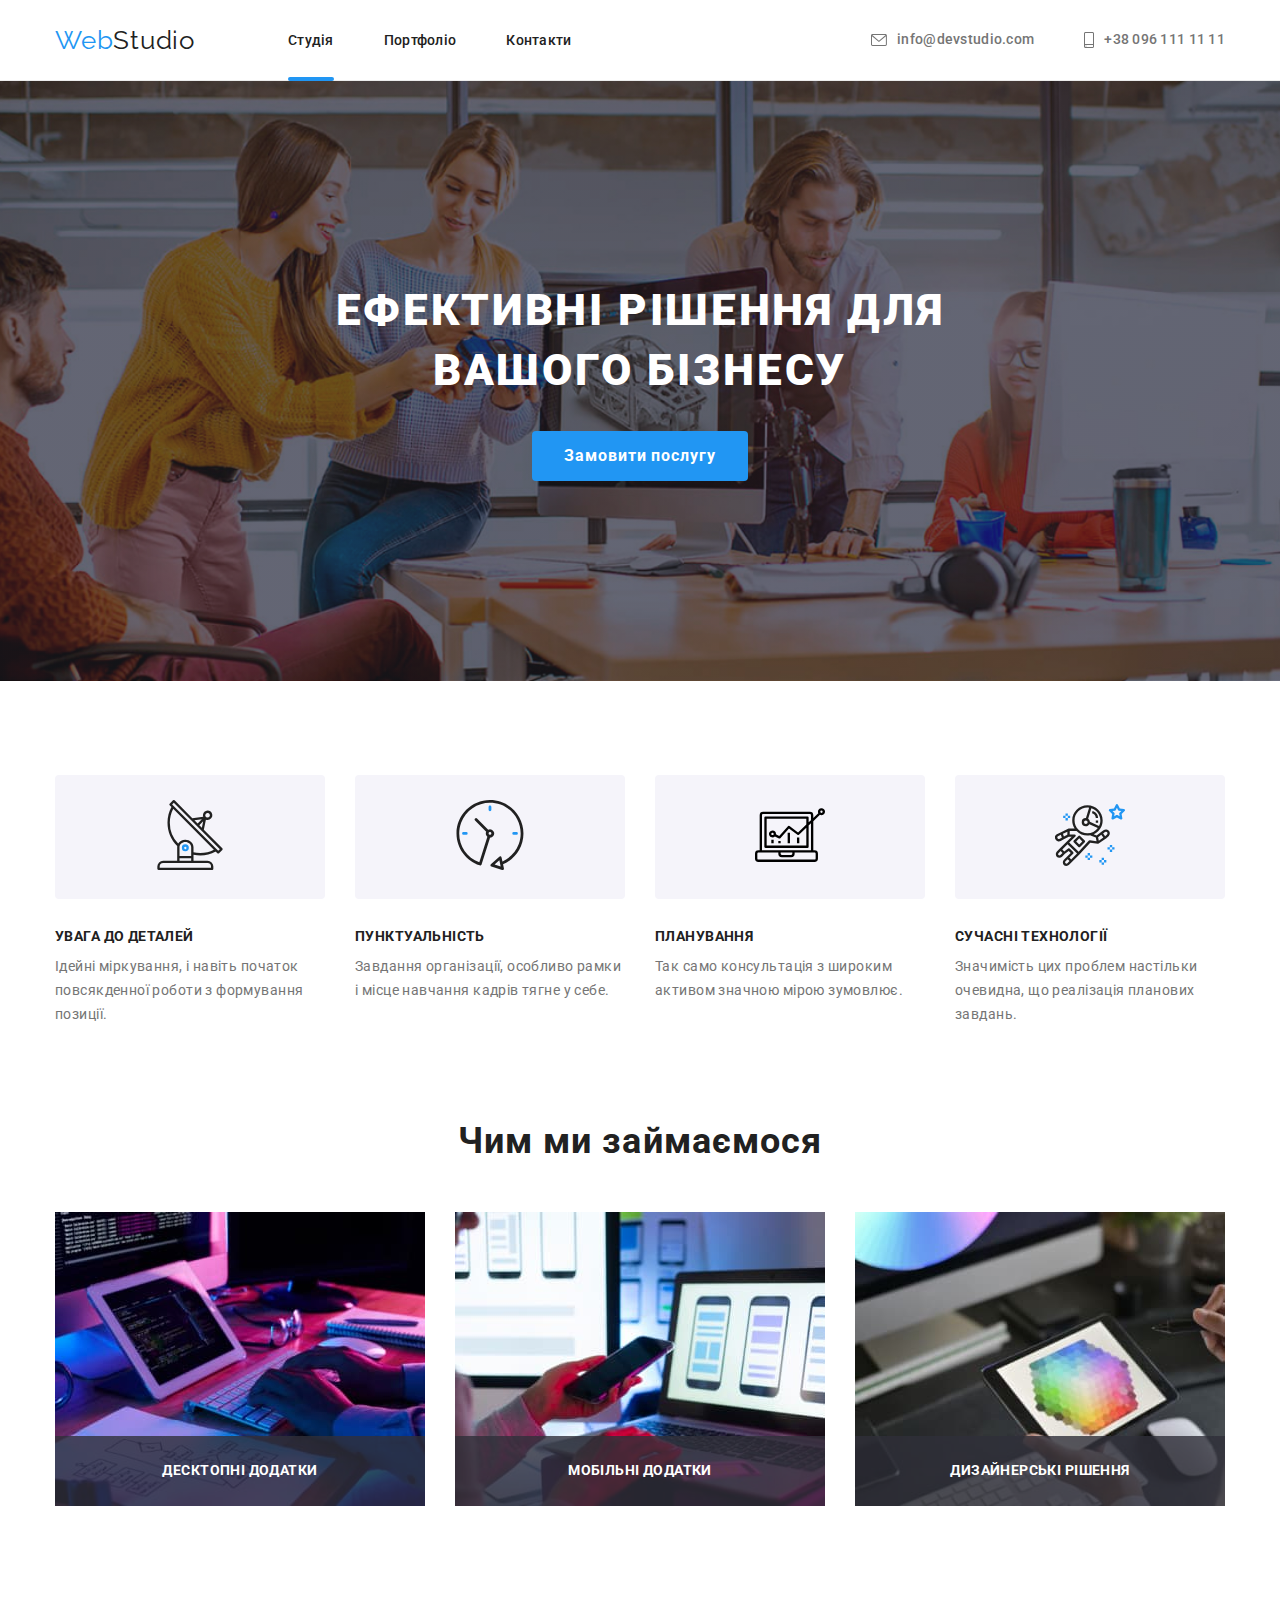
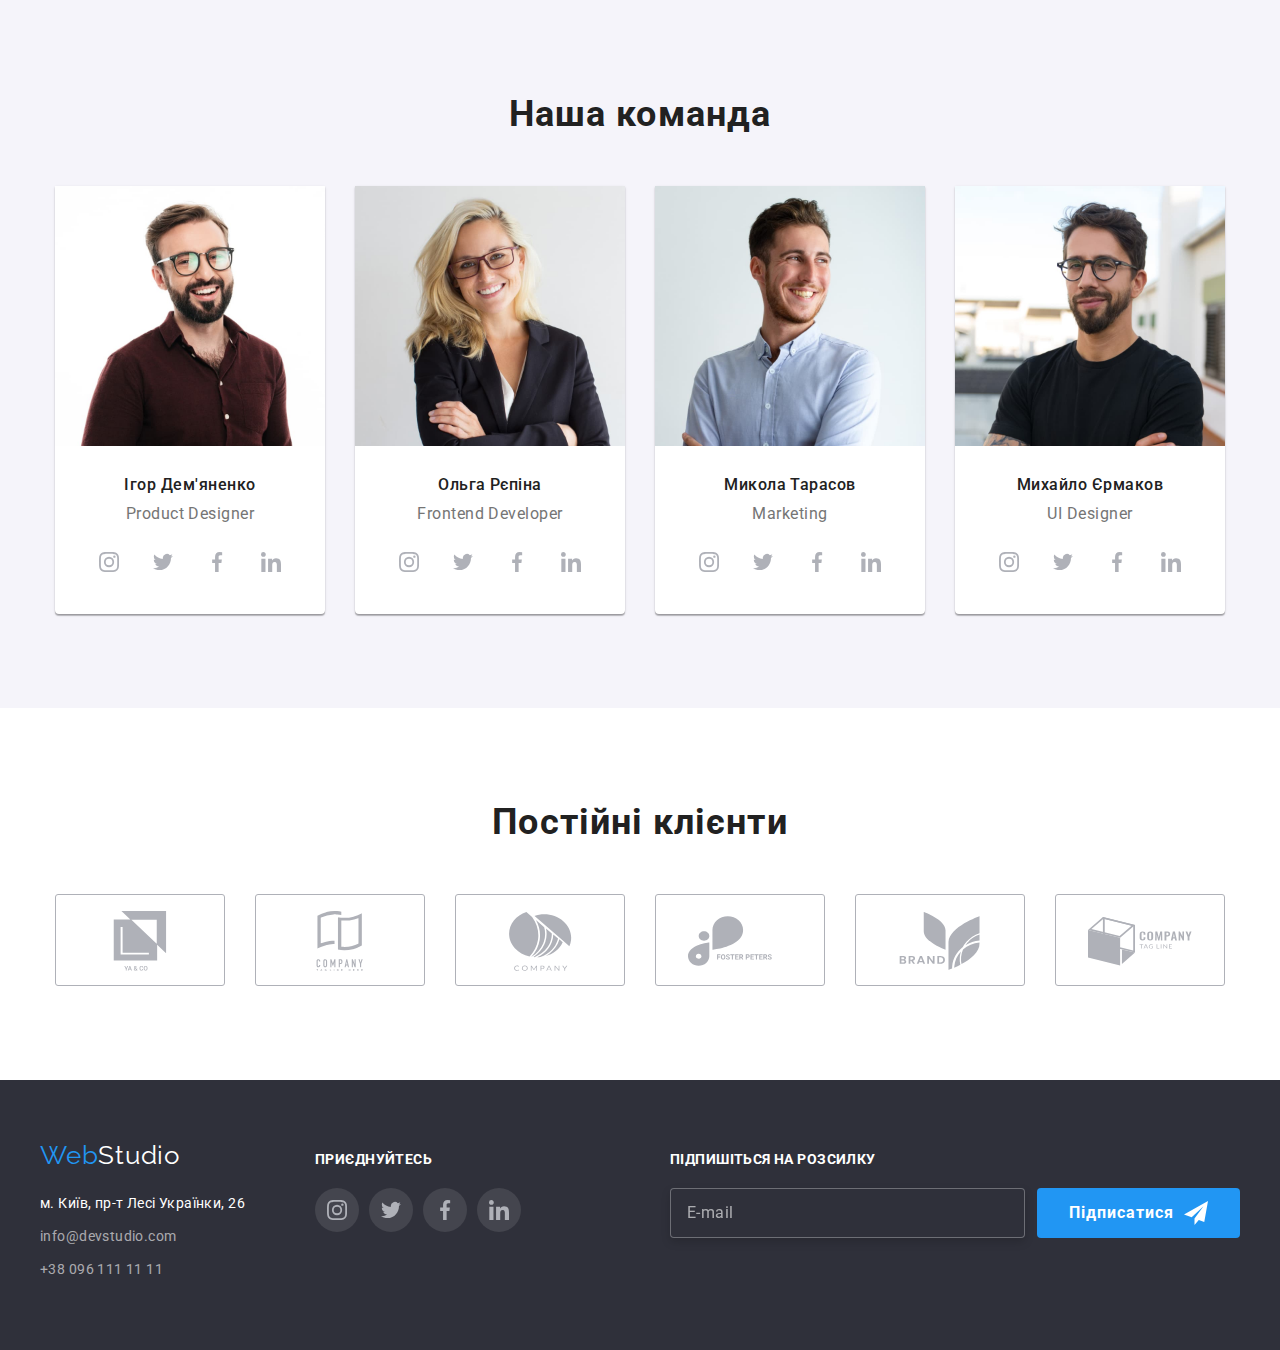
<file: index.html>
<!DOCTYPE html>
<html lang="en">
<head>
    <meta charset="UTF-8">
    <meta http-equiv="X-UA-Compatible" content="IE=edge">
    <meta name="viewport" content="width=device-width, initial-scale=1.0">
    <title>Головна</title>

    <link rel="stylesheet" href="https://i.icomoon.io/public/temp/804996c873/UntitledProject/style-svg.css">
    <script defer src="https://i.icomoon.io/public/temp/804996c873/UntitledProject/svgxuse.js"></script>

    <link href="https://fonts.googleapis.com/css2?family=Raleway:wght@700&family=Roboto:wght@400;500;700;900&display=swap"
        rel="stylesheet">
    <link rel="stylesheet" href="https://cdnjs.cloudflare.com/ajax/libs/modern-normalize/1.1.0/modern-normalize.min.css">     
    <link rel="stylesheet" href="./css/main.min.css">
</head>

<body>
    <!--Шапка сайту-->
    <header class="page-header">
        <div class="container page-header-container">
            <nav class="main-nav">
                <a href="./index.html" class="logo"><span>Web</span>Studio</a>
                <ul class="nav-list">
                    <li class="nav-list__item">
                        <a href="" class="nav-list__item-link nav-list__item-link_current">Студія</a>
                    </li>
                    <li class="nav-list__item">
                        <a href="./portfolio.html" class="nav-list__item-link">Портфоліо</a>
                    </li>
                    <li class="nav-list__item">
                        <a href="" class="nav-list__item-link">Контакти</a>
                    </li>
                </ul>
            </nav>
            <ul class="contacts-list">
                <li class="contacts-list__item">
                    <a href="mailto:info@devstudio.com" class="contacts-list__item-link">
                        <svg class="contacts-list__item-icon" width='16' height='16'>
                            <use href="./images/symbol-defs.svg#icon-envelope"></use>
                        </svg>
                        info@devstudio.com
                    </a>
                </li>
                    <li class="page-header__contacts-item">
                        <a href="tel:+380961111111" class="contacts-list__item-link">
                            <svg class="contacts-list__item-icon" width='10' height='16'>
                                <use href="./images/symbol-defs.svg#icon-smartphone"></use>
                            </svg>
                            +38 096 111 11 11
                        </a>
                    </li>
            </ul>
        </div>
    </header>
    <main class="main">
        <!--Герой-->       
        <section class="hero">
            <div class="bcg">
                <div class="div-hero">
                    <h1 class="hero-title">Ефективні рішення для вашого бізнесу</h1>
                    <button class="hero-btn" type="button" data-modal-open>Замовити послугу</button>
                </div>
                <!-- Бекдроп -->
                <div class="backdrop is-hidden" data-modal>
                    <div class="modal">
                        <button class="modal-btn" data-modal-close>
                            <svg class="modal-close-icon" width='18' height='18'>
                                <use href="./images/symbol-defs.svg#close-modal"></use>
                            </svg>
                        </button>

                        <form class="form-hero">
                            <p class="form-hero-text">Залиште свої дані, ми вам передзвонимо</p>
                            <ul class="form-list">
                              <li class="form-list-item">
                                <label class="field">
                                   <span class="form-label">Ім'я</span>
                                   <input type="text" class="form-input" name="name" required
                                   pattern="[a-zA-Zа-яА-Я]+іІїЇ{1-15}"
                                   title="Ivan"/>
                                   <span class="form-icon">
                                    <svg class="icon icon-phone" width='18' height='18'>
                                        <use href="./images/symbol-defs.svg#icon-person-black-18dp-1"></use>
                                    </svg>
                                </span>
                                </label>
                              </li>
                              <li class="form-list-item">
                                <label class="field"> 
                                    <span class="form-label">Телефон</span>
                                    <input type="tel" class="form-input" name="tel" required 
                                    pattern="[0-9]{3}-[0-9]{3}-[0-9]{2}-[0-9]{2}" 
                                    title="xxx-xxx-xx-xx"/>
                                    <span class="form-icon">
                                        <svg class="icon icon-phone" width='18' height='18'>
                                            <use href="./images/symbol-defs.svg#icon-phone-black-18dp-1"></use>
                                        </svg>
                                    </span>
                                </label>
                              </li>
                              <li class="form-list-item">
                                <label class="field">
                                    <span class="form-label">Пошта</span>
                                    <input type="email" class="form-input" name="mail" required
                                     pattern="[a-z]{1-15}" 
                                     title="email@example.com"/>
                                    <span class="form-icon">
                                        <svg class="icon icon-phone" width='18' height='18'>
                                            <use href="./images/symbol-defs.svg#icon-email-black-18dp-1"></use>
                                        </svg>
                                    </span>
                                </label>
                              </li>
                              <li class="form-list-item">
                                <label class="field">
                                    <span class="form-label">Коментар</span>
                                    <textarea  class="form-textarea" name="comment" placeholder="Введіть текст" ></textarea>
                                </label>
                              </li>
                            </ul>
                            <span class="checkbox"> 
                                <label class="checkbox-label">
                                    <input class="checkbox-input visually-hidden" type="checkbox" name="user-contract">
                                    <span class="checkbox-icon">
                                        <svg class="checkbox-icon-svg" width='15' height='15'>
                                            <use class="checkbox-icon-svg-use" href="./images/symbol-defs.svg#icon-Vector"></use>
                                        </svg>
                                    </span>  
                                    <p class="form-text">Погоджуюся з розсилкою та приймаю
                                        <a class="form-text-link">Умови договору</a>
                                    </p>
                                </label>
                            </span>
                            <button type="submit" class="form-btn">Відправити</button>
                          </form>

                    </div>
                </div>
            </div>
        </section>
        
        <!--Рішення для бізнесу-->
        <section class="business section">
            <!--Прихований заголовок-->
            <div class="container">
                <h2 class="title visually-hidden">Рішення для бізнесу</h2>
                <ul class="business-list">
                    <li class="business-list__item">
                        <div class="business-list__item-icon">
                            <svg width='70' height='70'>
                                <use href="./images/symbol-defs.svg#icon-antenna"></use>
                            </svg>
                        </div>
                        <h3 class="business-list__item-title">УВАГА ДО ДЕТАЛЕЙ</h3>
                        <p class="business-list__item-text">Ідейні міркування, і навіть початок повсякденної роботи з формування позиції.</p>
                    </li>
                    <li class="business-list__item">
                        <div class="business-list__item-icon">
                            <svg width='70' height='70'>
                                <use href="./images/symbol-defs.svg#icon-clock"></use>
                            </svg>
                        </div>
                        <h3 class="business-list__item-title">ПУНКТУАЛЬНІСТЬ</h3>
                        <p class="business-list__item-text">Завдання організації, особливо рамки і місце навчання кадрів тягне у себе.</p>
                    </li>
                    <li class="business-list__item">
                        <div class="business-list__item-icon">
                            <svg width='70' height='70'>
                                <use href="./images/symbol-defs.svg#icon-diagram"></use>
                            </svg>
                        </div>
                        <h3 class="business-list__item-title">ПЛАНУВАННЯ</h3>
                        <p class="business-list__item-text">Так само консультація з широким активом значною мірою зумовлює.</p>
                    </li>
                    <li class="business-list__item">
                        <div class="business-list__item-icon">
                            <svg width='70' height='70'>
                                <use href="./images/symbol-defs.svg#icon-astronaut"></use>
                            </svg>
                        </div>
                        <h3 class="business-list__item-title">СУЧАСНІ ТЕХНОЛОГІЇ</h3>
                        <p class="business-list__item-text">Значимість цих проблем настільки очевидна, що реалізація планових завдань.</p>
                    </li>
                </ul>
            </div>
        </section>
        <!--Фото робіт-->
        <section class="profile section">
            <div class="container">
                <h2 class="title">Чим ми займаємося</h2>
                <ul class="profile-list">
                    <li class="profile-list__item">
                        <div class="profile-list__item-container">
                            <img class="profile-list__item-img" src="./images/box1.jpg" alt="Фото прикладу роботі 1" width="370">
                            <div class="profile-list__item-text">Десктопні додатки</div>
                        </div>                       
                    </li>
                    <li class="profile-list__item">
                        <div class="profile-list__item-container">
                            <img class="profile-list__item-img" src="./images/box2.jpg" alt="Фото прикладу роботі 2" width="370">
                            <div class="profile-list__item-text">Мобільні додатки</div>
                        </div>                       
                    </li>
                    <li class="profile-list__item">
                        <div class="profile-list__item-container">
                            <img class="profile-list__item-img" src="./images/box3.jpg" alt="Фото прикладу роботі 3" width="370">
                            <div class="profile-list__item-text">Дизайнерські рішення</div>
                        </div>                       
                    </li>
                </ul>
            </div>
        </section>

        <!--Команда співробітників-->
               
        <section class="team bcg-team section"> 
            <div class="container">              
                <h2 class="title">Наша команда</h2>
                <ul class="team-list">
                    <li class="team-list__item">
                        <img class="team-list__item-img" src="./images/photo1.jpg" alt="Співробітник 1" width="270">
                        <div class="team-list__item-container">
                            <h3 class="team-list__item-title">Ігор Дем'яненко</h3>
                            <p class="team-list__item-text">Product Designer</p>
                            <ul class="social">
                                <li class="social__item">
                                    <a href="" class="social__item-link">
                                        <svg class="social__item-svg" width='20' height='20'>
                                            <use href="./images/symbol-defs.svg#icon-instagram"></use>
                                        </svg>
                                    </a>
                                </li>
                                <li class="social__item">
                                    <a href="" class="social__item-link">
                                        <svg class="social__item-svg" width='20' height='20'>
                                            <use href="./images/symbol-defs.svg#icon-twitter"></use>
                                        </svg>
                                    </a>
                                </li>
                                <li class="social__item">
                                    <a href="" class="social__item-link">
                                        <svg class="social__item-svg" width='20' height='20'>
                                            <use href="./images/symbol-defs.svg#icon-facebook"></use>
                                        </svg>
                                    </a>
                                </li>
                                <li class="social__item">
                                    <a href="" class="social__item-link">
                                        <svg class="social__item-svg" width='20' height='20'>
                                            <use href="./images/symbol-defs.svg#icon-linkedin"></use>
                                        </svg>
                                    </a>
                                </li>
                            </ul>
                        </div>
                        
                    </li>
                    <li class="team-list__item">                        
                        <img class="team-list__item-img" src="./images/photo2.jpg" alt="Співробітник 2" width="270">
                        <div class="team-list__item-container">
                            <h3 class="team-list__item-title">Ольга Рєпіна</h3>
                            <p class="team-list__item-text">Frontend Developer</p>
                            <ul class="social">
                                <li class="social__item">
                                    <a href="" class="social__item-link">
                                        <svg class="social__item-svg" width='20' height='20'>
                                            <use href="./images/symbol-defs.svg#icon-instagram"></use>
                                        </svg>
                                    </a>
                                </li>
                                <li class="social__item">
                                    <a href="" class="social__item-link">
                                        <svg class="social__item-svg" width='20' height='20'>
                                            <use href="./images/symbol-defs.svg#icon-twitter"></use>
                                        </svg>
                                    </a>
                                </li>
                                <li class="social__item">
                                    <a href="" class="social__item-link">
                                        <svg class="social__item-svg" width='20' height='20'>
                                            <use href="./images/symbol-defs.svg#icon-facebook"></use>
                                        </svg>
                                    </a>
                                </li>
                                <li class="social__item">
                                    <a href="" class="social__item-link">
                                        <svg class="social__item-svg" width='20' height='20'>
                                            <use href="./images/symbol-defs.svg#icon-linkedin"></use>
                                        </svg>
                                    </a>
                                </li>
                            </ul>
                        </div>
                    </li>
                    <li class="team-list__item">
                        <img class="team-list__item-img" src="./images/photo3.jpg" alt="Співробітник 3" width="270">
                        <div class="team-list__item-container">
                            <h3 class="team-list__item-title">Микола Тарасов</h3>
                            <p class="team-list__item-text">Marketing</p>
                            <ul class="social">
                                <li class="social__item">
                                    <a href="" class="social__item-link">
                                        <svg class="social__item-svg" width='20' height='20'>
                                            <use href="./images/symbol-defs.svg#icon-instagram"></use>
                                        </svg>
                                    </a>
                                </li>
                                <li class="social__item">
                                    <a href="" class="social__item-link">
                                        <svg class="social__item-svg" width='20' height='20'>
                                            <use href="./images/symbol-defs.svg#icon-twitter"></use>
                                        </svg>
                                    </a>
                                </li>
                                <li class="social__item">
                                    <a href="" class="social__item-link">
                                        <svg class="social__item-svg" width='20' height='20'>
                                            <use href="./images/symbol-defs.svg#icon-facebook"></use>
                                        </svg>
                                    </a>
                                </li>
                                <li class="social__item">
                                    <a href="" class="social__item-link">
                                        <svg class="social__item-svg" width='20' height='20'>
                                            <use href="./images/symbol-defs.svg#icon-linkedin"></use>
                                        </svg>
                                    </a>
                                </li>
                            </ul>
                        </div>
                    </li>
                    <li class="team-list__item">
                        <img class="team-list__item-img" src="./images/photo4.jpg" alt="Співробітник 4" width="270">
                        <div class="team-list__item-container">
                            <h3 class="team-list__item-title">Михайло Єрмаков</h3>
                            <p class="team-list__item-text">UI Designer</p>
                            <ul class="social">
                                <li class="social__item">
                                    <a href="" class="social__item-link">
                                        <svg class="social__item-svg" width='20' height='20'>
                                            <use href="./images/symbol-defs.svg#icon-instagram"></use>
                                        </svg>
                                    </a>
                                </li>
                                <li class="social__item">
                                    <a href="" class="social__item-link">
                                        <svg class="social__item-svg" width='20' height='20'>
                                            <use href="./images/symbol-defs.svg#icon-twitter"></use>
                                        </svg>
                                    </a>
                                </li>
                                <li class="social__item">
                                    <a href="" class="social__item-link">
                                        <svg class="social__item-svg" width='20' height='20'>
                                            <use href="./images/symbol-defs.svg#icon-facebook"></use>
                                        </svg>
                                    </a>
                                </li>
                                <li class="social__item">
                                    <a href="" class="social__item-link">
                                        <svg class="social__item-svg" width='20' height='20'>
                                            <use href="./images/symbol-defs.svg#icon-linkedin"></use>
                                        </svg>
                                    </a>
                                </li>
                            </ul>
                        </div>
                    </li>
                </ul> 
            </div>               
        </section>   
         
        <!--Постійні клієнти-->

        <section class="regular-customers section">
            <div class="container">
                <h2 class="title">Постійні клієнти</h2>
                <ul class="customers-list">
                    <li class="customers-list__item">
                        <a href="" class="customers-list__item-link">
                            <svg class="customers-list__item-svg" width='106' height='60'>
                                <use href="./images/symbol-defs.svg#icon-company-1"></use>
                            </svg>
                        </a>
                    </li>
                    <li class="customers-list__item">
                        <a href="" class="customers-list__item-link">
                            <svg class="customers-list__item-svg" width='106' height='60'>
                                <use href="./images/symbol-defs.svg#icon-company-2"></use>
                            </svg>
                        </a>
                    </li>
                    <li class="customers-list__item">
                        <a href="" class="customers-list__item-link">
                            <svg class="customers-list__item-svg" width='106' height='60'>
                                <use href="./images/symbol-defs.svg#icon-company-3"></use>
                            </svg>
                        </a>
                    </li>
                    <li class="customers-list__item">
                        <a href="" class="customers-list__item-link">
                            <svg class="customers-list__item-svg" width='106' height='60'>
                                <use href="./images/symbol-defs.svg#icon-company-4"></use>
                            </svg>
                        </a>
                    </li>
                    <li class="customers-list__item">
                        <a href="" class="customers-list__item-link">
                            <svg class="customers-list__item-svg" width='106' height='60'>
                                <use href="./images/symbol-defs.svg#icon-company-5"></use>
                            </svg>
                        </a>
                    </li>
                    <li class="customers-list__item">
                        <a href="" class="customers-list__item-link">
                            <svg class="customers-list__item-svg" width='106' height='60'>
                                <use href="./images/symbol-defs.svg#icon-company-6"></use>
                            </svg>
                        </a>
                    </li>
                </ul>
            </div>
        </section>
    </main>
    <!--Футер-->
    <footer class="background">
        <div class="container-footer container">
            <div class="container-contacts">
                <a href="./index.html" class="logo logo-text"><span>Web</span>Studio</a>
                <address class="contacts">
                <ul class="contacts">
                    <li class="contacts__item"><a href="https://goo.gl/maps/YqqZ7D5QzZB35sPE8" target="_blank" rel="noopener noreferrer" class="contacts__item-link">м. Київ, пр-т Лесі Українки, 26</a></li>
                    <li class="contacts__item"><a href="mailto:info@devstudio.com" class="contacts__item-link contacts__item-link_color">info@devstudio.com</a></li>
                    <li class="contacts__item"><a href="tel:+380961111111" class="contacts__item-link contacts__item-link_color">+38 096 111 11 11</a></li>
                </ul>
                </address>
            </div>
            <div class="container-social-icon">
                <p class="social-text">Приєднуйтесь</p>
                <ul class="social">
                    <li class="social__item">
                        <a href="" class="social__item-link social__item-link_color">
                            <svg class="social__item-svg" width='20' height='20'>
                                <use href="./images/symbol-defs.svg#icon-instagram"></use>
                            </svg>
                        </a>
                    </li>
                    <li class="social__item">
                        <a href="" class="social__item-link social__item-link_color">
                            <svg class="social__item-svg" width='20' height='20'>
                                <use href="./images/symbol-defs.svg#icon-twitter"></use>
                            </svg>
                        </a>
                    </li>
                    <li class="social__item">
                        <a href="" class="social__item-link social__item-link_color">
                            <svg class="social__item-svg" width='20' height='20'>
                                <use href="./images/symbol-defs.svg#icon-facebook"></use>
                            </svg>
                        </a>
                    </li>
                    <li class="social__item">
                        <a href="" class="social__item-link social__item-link_color">
                            <svg class="social__item-svg" width='20' height='20'>
                                <use href="./images/symbol-defs.svg#icon-linkedin"></use>
                            </svg>
                        </a>
                    </li>
                </ul>
            </div>
            <form class="footer-form">
                <p class="form-footer__text">Підпишіться на розсилку</p>       
                <label class="footer-form__lable">
                    <input type="email" class="footer-form__lable-input" name="mail" required
                    pattern="[a-z]{1-15}" 
                    title="email@example.com"
                    placeholder="E-mail"
                    pattern="" 
                    title=""/>
                     <button class="footer-form__lable-btn form-btn">                       
                        Підписатися
                            <svg class="footer-form__lable-icon" width='24' height='24'>
                                <use href="./images/symbol-defs.svg#icon-icon-send"></use>
                            </svg>
                     </button>                   
                </label>
            </form>
        </div>
    </footer>
    <script src="./js/modal.js"></script>
</body>
</html>
</file>
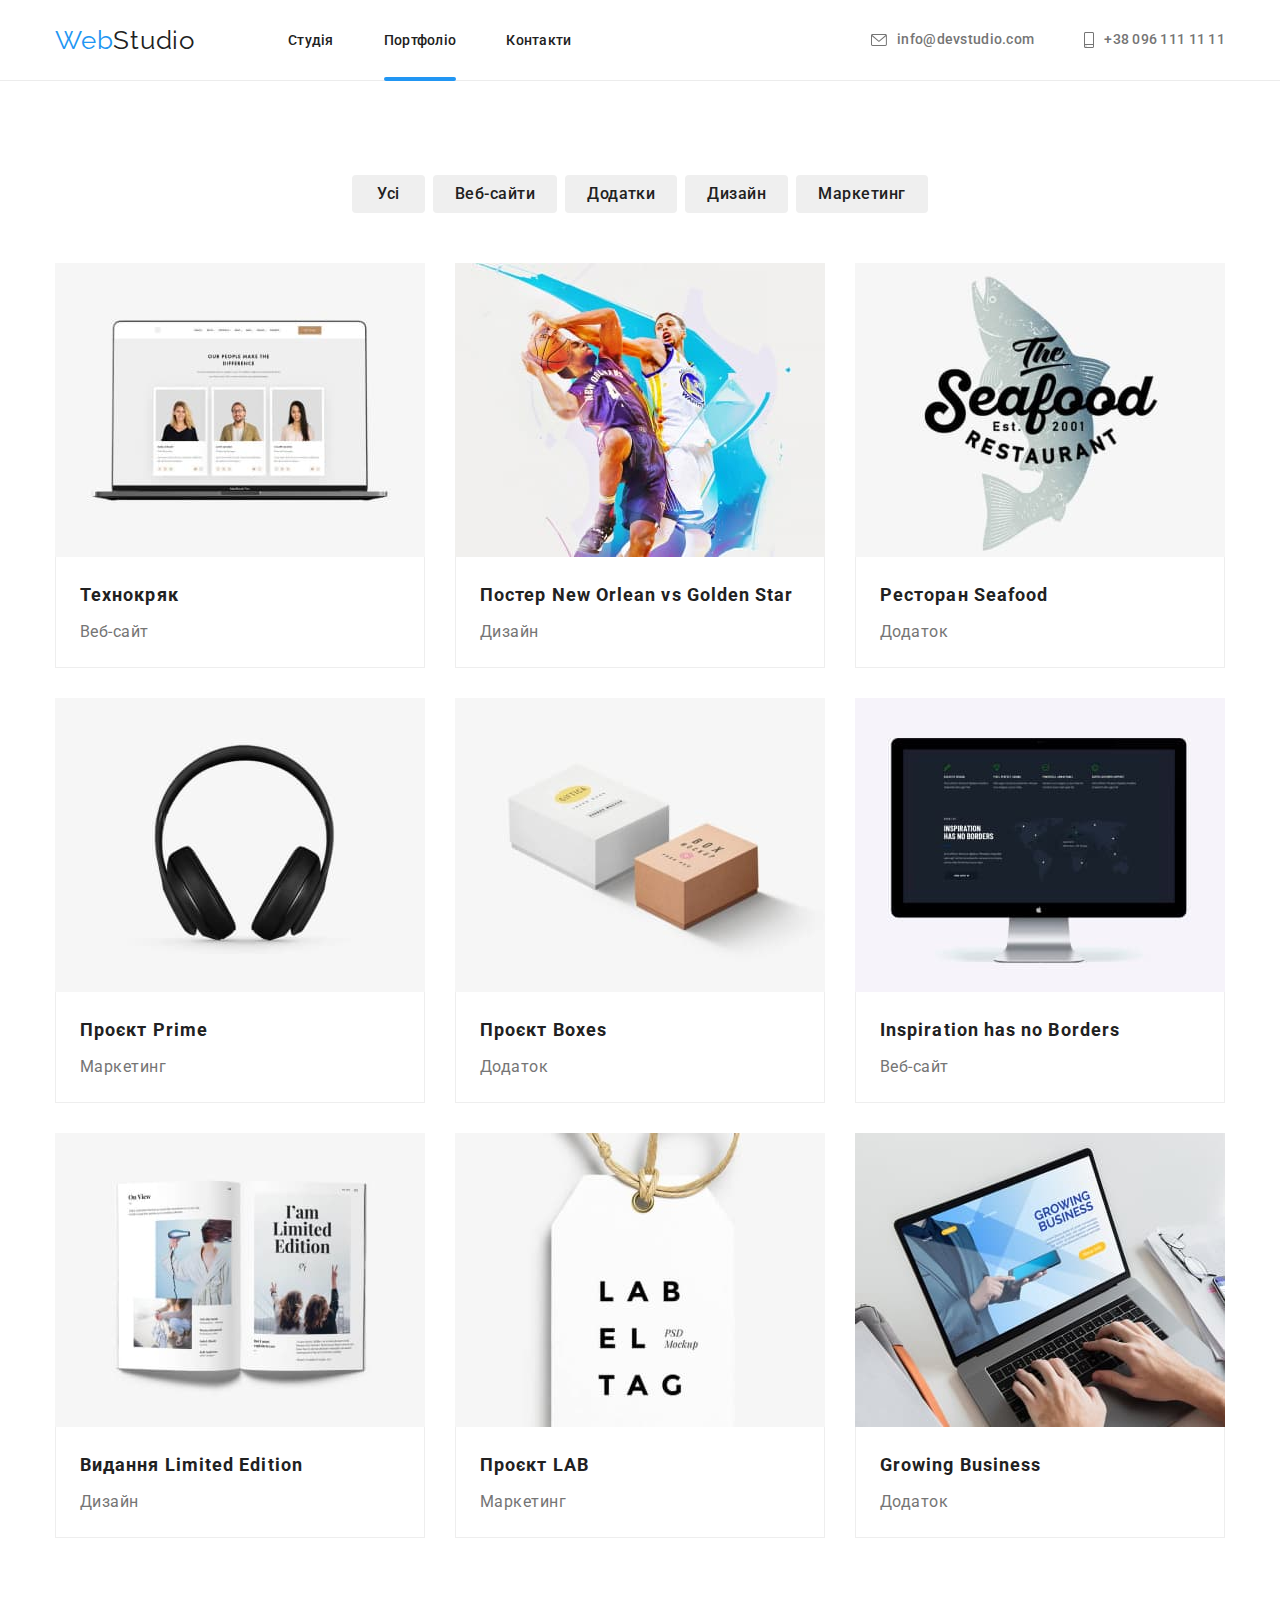
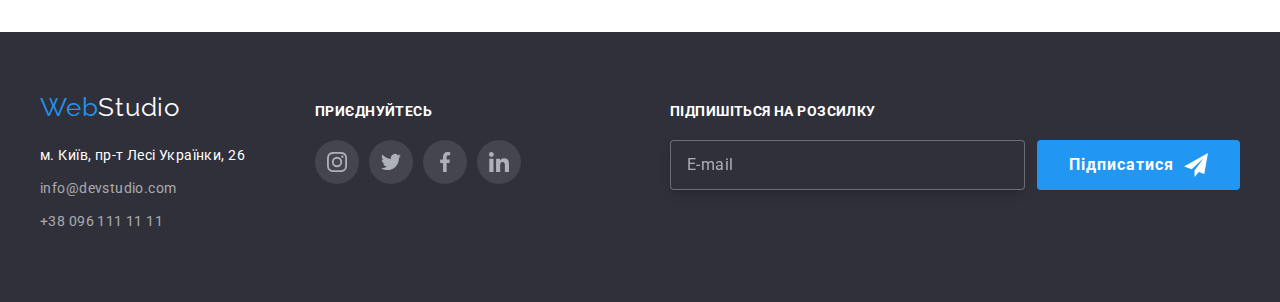
<file: portfolio.html>
<!DOCTYPE html>
<html lang="en">
<head>
    <meta charset="UTF-8">
    <meta http-equiv="X-UA-Compatible" content="IE=edge">
    <meta name="viewport" content="width=device-width, initial-scale=1.0">
    <title>Портфоліо</title>
    <link href="https://fonts.googleapis.com/css2?family=Raleway:wght@700&family=Roboto:wght@400;500;700;900&display=swap"
        rel="stylesheet">
    <link rel="stylesheet" href="https://cdnjs.cloudflare.com/ajax/libs/modern-normalize/1.1.0/modern-normalize.min.css">
    <link rel="stylesheet" href="./css/main.min.css"> 
</head>

<body>
    <!--Шапка сайту-->
    <header class="page-header">
        <div class="container page-header-container">
            <nav class="main-nav">
                <a href="./index.html" class="logo"><span>Web</span>Studio</a>
                <ul class="nav-list">
                    <li class="nav-list__item">
                        <a href="./index.html" class="nav-list__item-link">Студія</a>
                    </li>
                    <li class="nav-list__item">
                        <a href="" class="nav-list__item-link nav-list__item-link_current">Портфоліо</a>
                    </li>
                    <li class="nav-list__item">
                        <a href="" class="nav-list__item-link">Контакти</a>
                    </li>
                </ul>
            </nav>
            <ul class="contacts-list">
                <li class="contacts-list__item">
                    <a href="mailto:info@devstudio.com" class="contacts-list__item-link">
                        <svg class="contacts-list__item-icon" width='16' height='16'>
                            <use href="./images/symbol-defs.svg#icon-envelope"></use>
                        </svg>
                        info@devstudio.com
                    </a>
                </li>
                <li class="page-header__contacts-item">
                    <a href="tel:+380961111111" class="contacts-list__item-link">
                        <svg class="contacts-list__item-icon" width='10' height='16'>
                            <use href="./images/symbol-defs.svg#icon-smartphone"></use>
                        </svg>
                        +38 096 111 11 11
                    </a>
                </li>
            </ul>
        </div>
    </header>
    <main class="main">
            <!--Фільтр строрінки-->
            <section class="portfolio section">
                <div class="container">
                    <!--Прихований заголовок-->
                    <h1 class="title visually-hidden">Список проектів</h1>
                    <ul class="portfolio-filter">
                        <li class="portfolio-filter__item"><button class="portfolio-filter__item-button portfolio-filter__item-button_size" type="button">Усі</button></li>
                        <li class="portfolio-filter__item"><button class="portfolio-filter__item-button" type="button">Веб-сайти</button></li>  
                        <li class="portfolio-filter__item"><button class="portfolio-filter__item-button" type="button">Додатки</button></li>
                        <li class="portfolio-filter__item"><button class="portfolio-filter__item-button" type="button">Дизайн</button></li>
                        <li class="portfolio-filter__item"><button class="portfolio-filter__item-button" type="button">Маркетинг</button></li>                            
                    </ul>
                    <ul class="portfolio-projects">
                        <li class="portfolio-projects__item">
                            <a href="" class="portfolio-projects__item-link">
                                <div class="portfolio-projects__item-container-img">
                                    <img class="portfolio-projects__item-img" src="./images/project-1.jpg" alt="Проєкт 1" width="370">
                                    <div class="portfolio-projects__item-container-overlay">
                                        <div class="portfolio-projects__item-overlay-text">
                                            <p class="portfolio-projects__item-overlay-description">
                                                Ресурс пропонує комплексні пропозиції з різним рівнем функціоналу та сервісів. Все це дозволить відвідувачу отримати вичерпні відомості про компанію чи приватну особу.
                                            </p>
                                        </div>
                                    </div>
                                </div>
                                <div class="portfolio-projects__item-container-text">
                                    <h2 class="portfolio-projects__item-secondary-title">Технокряк</h2>
                                    <p class="portfolio-projects__item-text">Веб-сайт</p>
                                </div>                 
                            </a>
                        </li>
                        <li class="portfolio-projects__item">
                            <a href="" class="portfolio-projects__item-link">
                                <div class="portfolio-projects__item-container-img">
                                    <img class="portfolio-projects__item-img" src="./images/project-2.jpg" alt="Проєкт 2" width="370">
                                    <div class="portfolio-projects__item-container-overlay">
                                        <div class="portfolio-projects__item-overlay-text">
                                            <p class="portfolio-projects__item-overlay-description">
                                                Ресурс пропонує комплексні пропозиції з різним рівнем функціоналу та сервісів. Все це дозволить відвідувачу отримати вичерпні відомості про компанію чи приватну особу.
                                            </p>
                                        </div>
                                    </div>
                                </div>
                                <div class="portfolio-projects__item-container-text">
                                    <h2 class="portfolio-projects__item-secondary-title">Постер New Orlean vs Golden Star</h2>
                                    <p class="portfolio-projects__item-text">Дизайн</p>
                                </div>       
                            </a>
                        </li>
                        <li class="portfolio-projects__item">
                            <a href="" class="portfolio-projects__item-link">
                                <div class="portfolio-projects__item-container-img">
                                    <img class="portfolio-projects__item-img" src="./images/project-3.jpg" alt="Проєкт 3" width="370">
                                    <div class="portfolio-projects__item-container-overlay">
                                        <div class="portfolio-projects__item-overlay-text">
                                            <p class="portfolio-projects__item-overlay-description">
                                                Ресурс пропонує комплексні пропозиції з різним рівнем функціоналу та сервісів. Все це дозволить відвідувачу отримати вичерпні відомості про компанію чи приватну особу.
                                            </p>
                                        </div>
                                    </div>
                                </div>
                                <div class="portfolio-projects__item-container-text">
                                    <h2 class="portfolio-projects__item-secondary-title">Ресторан Seafood</h2>
                                    <p class="portfolio-projects__item-text">Додаток</p>
                                </div>   
                            </a>
                        </li>
                        <li class="portfolio-projects__item">
                            <a href="" class="portfolio-projects__item-link">
                                <div class="portfolio-projects__item-container-img">
                                    <img class="portfolio-projects__item-img" src="./images/project-4.jpg" alt="Проєкт 4" width="370">
                                    <div class="portfolio-projects__item-container-overlay">
                                        <div class="portfolio-projects__item-overlay-text">
                                            <p class="portfolio-projects__item-overlay-description">
                                                Ресурс пропонує комплексні пропозиції з різним рівнем функціоналу та сервісів. Все це дозволить відвідувачу отримати вичерпні відомості про компанію чи приватну особу.
                                            </p>
                                        </div>
                                    </div>
                                </div>
                                <div class="portfolio-projects__item-container-text">
                                    <h2 class="portfolio-projects__item-secondary-title">Проєкт Prime</h2>
                                    <p class="portfolio-projects__item-text">Маркетинг</p>
                                </div>  
                            </a>
                        </li>
                        <li class="portfolio-projects__item">
                            <a href="" class="portfolio-projects__item-link">
                                <div class="portfolio-projects__item-container-img">
                                    <img class="portfolio-projects__item-img" src="./images/project-5.jpg" alt="Проєкт 5" width="370">
                                    <div class="portfolio-projects__item-container-overlay">
                                        <div class="portfolio-projects__item-overlay-text">
                                            <p class="portfolio-projects__item-overlay-description">
                                                Ресурс пропонує комплексні пропозиції з різним рівнем функціоналу та сервісів. Все це дозволить відвідувачу отримати вичерпні відомості про компанію чи приватну особу.
                                            </p>
                                        </div>
                                    </div>
                                </div>
                                <div class="portfolio-projects__item-container-text">
                                    <h2 class="portfolio-projects__item-secondary-title">Проєкт Boxes</h2>
                                    <p class="portfolio-projects__item-text">Додаток</p>
                                </div>
                            </a>
                        </li>
                        <li class="portfolio-projects__item">
                            <a href="" class="portfolio-projects__item-link">
                                <div class="portfolio-projects__item-container-img">
                                    <img class="portfolio-projects__item-img" src="./images/project-6.jpg" alt="Проєкт 6" width="370">
                                    <div class="portfolio-projects__item-container-overlay">
                                        <div class="portfolio-projects__item-overlay-text">
                                            <p class="portfolio-projects__item-overlay-description">
                                                Ресурс пропонує комплексні пропозиції з різним рівнем функціоналу та сервісів. Все це дозволить відвідувачу отримати вичерпні відомості про компанію чи приватну особу.
                                            </p>
                                        </div>
                                    </div>
                                </div>
                                <div class="portfolio-projects__item-container-text">
                                    <h2 class="portfolio-projects__item-secondary-title">Inspiration has no Borders</h2>
                                    <p class="portfolio-projects__item-text">Веб-сайт</p>
                                </div>
                            </a>
                        </li>
                        <li class="portfolio-projects__item">
                            <a href="" class="portfolio-projects__item-link">
                                <div class="portfolio-projects__item-container-img">
                                    <img class="portfolio-projects__item-img" src="./images/project-7.jpg" alt="Проєкт 7" width="370">
                                    <div class="portfolio-projects__item-container-overlay">
                                        <div class="portfolio-projects__item-overlay-text">
                                            <p class="portfolio-projects__item-overlay-description">
                                                Ресурс пропонує комплексні пропозиції з різним рівнем функціоналу та сервісів. Все це дозволить відвідувачу отримати вичерпні відомості про компанію чи приватну особу.
                                            </p>
                                        </div>
                                    </div>
                                </div>
                                <div class="portfolio-projects__item-container-text">
                                    <h2 class="portfolio-projects__item-secondary-title">Видання Limited Edition</h2>
                                    <p class="portfolio-projects__item-text">Дизайн</p>
                                </div> 
                            </a>
                        </li>
                        <li class="portfolio-projects__item">
                            <a href="" class="portfolio-projects__item-link">
                                <div class="portfolio-projects__item-container-img">
                                    <img class="portfolio-projects__item-img" src="./images/project-8.jpg" alt="Проєкт 8" width="370">
                                    <div class="portfolio-projects__item-container-overlay">
                                        <div class="portfolio-projects__item-overlay-text">
                                            <p class="portfolio-projects__item-overlay-description">
                                                Ресурс пропонує комплексні пропозиції з різним рівнем функціоналу та сервісів. Все це дозволить відвідувачу отримати вичерпні відомості про компанію чи приватну особу.
                                            </p>
                                        </div>
                                    </div>
                                </div>
                                <div class="portfolio-projects__item-container-text">
                                    <h2 class="portfolio-projects__item-secondary-title">Проєкт LAB</h2>
                                    <p class="portfolio-projects__item-text">Маркетинг</p>
                                </div> 
                            </a>
                        </li>
                        <li class="portfolio-projects__item">
                            <a href="" class="portfolio-projects__item-link">
                                <div class="portfolio-projects__item-container-img">
                                    <img class="portfolio-projects__item-img" src="./images/project-9.jpg" alt="Проєкт 9" width="370">
                                    <div class="portfolio-projects__item-container-overlay">
                                        <div class="portfolio-projects__item-overlay-text">
                                            <p class="portfolio-projects__item-overlay-description">
                                                Ресурс пропонує комплексні пропозиції з різним рівнем функціоналу та сервісів. Все це дозволить відвідувачу отримати вичерпні відомості про компанію чи приватну особу.
                                            </p>
                                        </div>
                                    </div>
                                </div>
                                <div class="portfolio-projects__item-container-text">
                                    <h2 class="portfolio-projects__item-secondary-title">Growing Business</h2>
                                    <p class="portfolio-projects__item-text">Додаток</p>
                                </div>
                            </a>
                        </li>
                    </ul>
                </div>
            </section>
    </main>
    <!--Футер-->
<footer class="background">
    <div class="container-footer container">
        <div class="container-contacts">
            <a href="./index.html" class="logo logo-text"><span>Web</span>Studio</a>
            <address class="contacts">
                <ul class="contacts">
                    <li class="contacts__item"><a href="https://goo.gl/maps/YqqZ7D5QzZB35sPE8" target="_blank"
                            rel="noopener noreferrer" class="contacts__item-link">м. Київ, пр-т Лесі Українки, 26</a>
                    </li>
                    <li class="contacts__item"><a href="mailto:info@devstudio.com"
                            class="contacts__item-link contacts__item-link_color">info@devstudio.com</a></li>
                    <li class="contacts__item"><a href="tel:+380961111111"
                            class="contacts__item-link contacts__item-link_color">+38 096 111 11 11</a></li>
                </ul>
            </address>
        </div>
        <div class="container-social-icon">
            <p class="social-text">Приєднуйтесь</p>
            <ul class="social">
                <li class="social__item">
                    <a href="" class="social__item-link social__item-link_color">
                        <svg class="social__item-svg" width='20' height='20'>
                            <use href="./images/symbol-defs.svg#icon-instagram"></use>
                        </svg>
                    </a>
                </li>
                <li class="social__item">
                    <a href="" class="social__item-link social__item-link_color">
                        <svg class="social__item-svg" width='20' height='20'>
                            <use href="./images/symbol-defs.svg#icon-twitter"></use>
                        </svg>
                    </a>
                </li>
                <li class="social__item">
                    <a href="" class="social__item-link social__item-link_color">
                        <svg class="social__item-svg" width='20' height='20'>
                            <use href="./images/symbol-defs.svg#icon-facebook"></use>
                        </svg>
                    </a>
                </li>
                <li class="social__item">
                    <a href="" class="social__item-link social__item-link_color">
                        <svg class="social__item-svg" width='20' height='20'>
                            <use href="./images/symbol-defs.svg#icon-linkedin"></use>
                        </svg>
                    </a>
                </li>
            </ul>
        </div>
        <form class="footer-form">
            <p class="form-footer__text">Підпишіться на розсилку</p>
            <label class="footer-form__lable">
                <input type="email" class="footer-form__lable-input" name="mail" required pattern="[a-z]{1-15}"
                    title="email@example.com" placeholder="E-mail" pattern="" title="" />
                <button class="footer-form__lable-btn form-btn">
                    Підписатися
                    <svg class="footer-form__lable-icon" width='24' height='24'>
                        <use href="./images/symbol-defs.svg#icon-icon-send"></use>
                    </svg>
                </button>
            </label>
        </form>
    </div>
</footer>
    <script src="./js/modal.js"></script>
</body>
</html>
</file>
<file: css/main.min.css>
:root{--primary-text-color: #757575;--title-text-color: #212121;--accent-color: #2196F3;--footer-contacts-color: rgba(255, 255, 255, 0.6);--footer-hero-background-color: #2F303A;--primary-backgraund-color: #FFFFFF;--hero-text-color: #FFFFFF;--additional-background: #F5F4FA;--social-icons-color: #AFB1B8;--button-activ-color: #188CE8}.visually-hidden{position:absolute;width:1px;height:1px;margin:-1px;border:0;padding:0;white-space:nowrap;clip-path:inset(100%);clip:rect(0 0 0 0);overflow:hidden}body{font-family:"Roboto","Arial","Helvetica","sans-serif";color:var(--primary-text-color);background-color:var(--primary-backgraund-color)}h1,h2,h3,h4,h5,h6,p,ul{margin-top:0;margin-bottom:0}ul{padding-left:0}ul,li,ol{list-style-type:none}button{cursor:pointer}a{text-decoration:none}.container{width:1200px;margin-left:auto;margin-right:auto;padding-left:15px;padding-right:15px}.section{padding-top:47px;padding-bottom:47px}.title{margin-bottom:50px;color:var(--title-text-color);text-align:center;font-weight:700;font-size:36px;line-height:1.16;text-align:center;letter-spacing:.03em}.nav-list,.nav-list{font-size:14px;font-weight:500;line-height:1.1428571429;letter-spacing:.02em}.page-header{border-bottom:1px solid #ececec}.page-header-container{padding-top:0;padding-bottom:0}.page-header-container{display:flex;align-items:center;justify-content:space-between}.main-nav{display:flex;align-items:center}.nav-list{display:flex;margin-left:93px}.nav-list .nav-list__item:not(:last-child){margin-right:50px}.nav-list__item-link_current{position:relative}.nav-list .nav-list__item-link_current::after{position:absolute;bottom:-1px;left:0;display:inline-block;content:"";width:100%;height:4px;background-color:var(--accent-color);border-radius:2px}.contacts-list{display:flex}.contacts-list__item:not(:last-child){margin-right:50px}.nav-list__item-link{color:var(--title-text-color);display:block;padding-top:32px;padding-bottom:32px;transition:color 250ms cubic-bezier(0.4, 0, 0.2, 1)}.nav-list__item-link:hover,.nav-list__item-link:focus{color:var(--accent-color);transition:color 250ms cubic-bezier(0.4, 0, 0.2, 1)}.contacts-list .contacts-list__item-link{display:flex;align-items:center;font-weight:500;font-size:14px;line-height:1.14;letter-spacing:.02em;color:var(--primary-text-color);transition:color 250ms cubic-bezier(0.4, 0, 0.2, 1)}.contacts-list .contacts-list__item-link:hover,.contacts-list .contacts-list__item-link:focus{color:var(--accent-color);transition:color 250ms cubic-bezier(0.4, 0, 0.2, 1)}.nav__link{color:var(--title-text-color);text-decoration:none}.nav__link:hover,.nav__link:focus{color:var(--accent-color);transition:color 250ms cubic-bezier(0.4, 0, 0.2, 1)}.nav-list.nav__link_current{color:#2196f3}.contacts-list__item-icon{fill:currentColor;margin-right:10px}.background{background-color:var(--footer-hero-background-color)}.container-footer{display:flex;padding:60px 0}.logo.logo-text{display:block;color:#fff;margin-bottom:20px}.container-contacts{margin-right:70px}.contacts{font-style:normal;font-size:14px;font-weight:400;line-height:1.7142857143;letter-spacing:.03em}.contacts .contacts__item{margin-bottom:9px}.contacts .contacts__item .contacts__item-link{color:#fff;transition:color 250ms cubic-bezier(0.4, 0, 0.2, 1)}.contacts .contacts__item .contacts__item-link:hover,.contacts .contacts__item .contacts__item-link:focus{color:var(--accent-color);transition:color 250ms cubic-bezier(0.4, 0, 0.2, 1)}.contacts .contacts__item .contacts__item-link_color{color:rgba(255,255,255,.6)}.container-social-icon{padding-top:12px}.container-social-icon .social-text{font-weight:700;font-size:14px;line-height:1.14;letter-spacing:.03em;text-transform:uppercase;color:#fff;margin-bottom:20px}.social__item-link_color{background-color:#44454e}.footer-form__lable-btn{display:flex;align-items:center;padding:10px 28px}.footer-form__lable-icon{display:block;fill:currentColor;margin-left:10px}.footer-form{margin-right:0;margin-left:auto;width:570px;padding-top:12px}.footer-form__lable-input{width:358px;height:50px;border:1px solid rgba(255,255,255,.3);filter:drop-shadow(0px 4px 4px rgba(0, 0, 0, 0.15));border-radius:4px;background-color:var(--footer-hero-background-color);padding-left:16px;margin-right:12px;color:#fff;transition:border-color 250ms cubic-bezier(0.4, 0, 0.2, 1);cursor:pointer}.footer-form__lable-input:focus{border-color:var(--accent-color);cursor:text;outline:1px var(--accent-color);transition:border-color 250ms cubic-bezier(0.4, 0, 0.2, 1)}.footer-form__lable-input::placeholder{font-weight:400;font-size:16px;line-height:1.25;letter-spacing:.03em;color:rgba(255,255,255,.6)}.form-footer__text{font-weight:700;font-size:14px;line-height:1.14;letter-spacing:.03em;text-transform:uppercase;color:#fff;margin-bottom:20px}.footer-form__lable{display:flex}.logo{font-family:"Raleway";font-size:26px;line-height:1.19;letter-spacing:.03em;color:var(--title-text-color);text-decoration:none;transition:color 250ms cubic-bezier(0.4, 0, 0.2, 1)}.logo:hover,.logo:focus{color:var(--accent-color);transition:color 250ms cubic-bezier(0.4, 0, 0.2, 1)}.footer .logo-text{display:block;color:#fff;margin-bottom:20px}.footer .logo-text:hover,.footer .logo-text:focus{color:var(--accent-color);transition:color 250ms cubic-bezier(0.4, 0, 0.2, 1)}.logo span{color:var(--accent-color)}.modal-btn{position:absolute;top:8px;right:8px;padding:6px;border-radius:50%;border:1px solid rgba(0,0,0,.1);background-color:var(--primary-backgraund-color);transition:box-shadow 250ms cubic-bezier(0.4, 0, 0.2, 1),color 250ms cubic-bezier(0.4, 0, 0.2, 1)}.modal-btn:hover,.modal-btn:focus{color:var(--accent-color);box-shadow:0px 1px 3px rgba(0,0,0,.12),0px 1px 1px rgba(0,0,0,.14),0px 2px 1px rgba(0,0,0,.2);transition:box-shadow 250ms cubic-bezier(0.4, 0, 0.2, 1),color 250ms cubic-bezier(0.4, 0, 0.2, 1)}.modal-close-icon{display:block;fill:currentColor}.form-hero{display:block;list-style:none}.form-list{list-style:none}.form-input,.form-textarea{display:block;width:100%;border:1px solid rgba(33,33,33,.2);border-radius:4px}.form-input{height:40px;padding-left:42px;transition:border-color 250ms cubic-bezier(0.4, 0, 0.2, 1)}.form-input:hover{cursor:pointer}.form-input:focus{border-color:var(--accent-color);outline:1px var(--accent-color);cursor:text;transition:border-color 250ms cubic-bezier(0.4, 0, 0.2, 1)}.field{position:relative;transition:fill 250ms cubic-bezier(0.4, 0, 0.2, 1)}.form-icon{position:absolute;display:block;top:50%;margin-left:12px;transition:fill 250ms cubic-bezier(0.4, 0, 0.2, 1)}.field:focus-within>.form-icon{fill:var(--accent-color);transition:fill 250ms cubic-bezier(0.4, 0, 0.2, 1)}.form-textarea{height:120px;resize:none;padding:12px 16px;font-weight:400;font-size:12px;line-height:14px;letter-spacing:.01em;transition:border-color 250ms cubic-bezier(0.4, 0, 0.2, 1)}.form-textarea:hover{cursor:pointer}.form-textarea:focus{border-color:var(--accent-color);outline:1px var(--accent-color);cursor:text;transition:border-color 250ms cubic-bezier(0.4, 0, 0.2, 1)}.form-textarea::placeholder{color:rgba(117,117,117,.5)}.form-list-item{margin-bottom:10px}.form-list{margin-bottom:20px}.form-label{display:flex;margin-bottom:4px;font-weight:400;font-size:12px;line-height:1.16;letter-spacing:.01em}.form-hero-text{font-weight:700;font-size:20px;line-height:23px;text-align:center;letter-spacing:.03em;color:var(--title-text-color);margin-bottom:12px}.form-text{font-weight:400;font-size:14px;line-height:1.71;letter-spacing:.03em;color:var(--primary-text-color)}.form-text-link{cursor:pointer;color:var(--accent-color)}.form-text-link:hover{text-decoration:underline}.checkbox{display:flex;margin-bottom:30px;justify-content:center;align-items:center}.checkbox-icon{display:flex;align-items:center;width:16px;height:16px;margin-right:7px;border:2px solid #212121;border-radius:4px}.checkbox-input:focus+.checkbox-icon{outline:2px solid rgba(0,0,255,.5)}.checkbox-input:checked+.checkbox-icon{background-color:var(--accent-color);border-color:var(--accent-color);outline:none}.checkbox input{margin-right:7px}.checkbox-label{display:flex;align-items:center;margin-right:7px}.checkbox-icon-svg{display:block;cursor:pointer}.checkbox-icon-svg-use{display:none}.checkbox-input:checked+.checkbox-icon .checkbox-icon-svg-use{display:block}.form-btn{font-weight:700;font-size:16px;line-height:1.87;letter-spacing:.06em;color:var(--hero-text-color);background-color:var(--accent-color);border-radius:4px;border:none;padding:10px 32px;transition:background-color 250ms cubic-bezier(0.4, 0, 0.2, 1),box-shadow 250ms cubic-bezier(0.4, 0, 0.2, 1)}.form-btn:hover,.form-btn:focus{background-color:var(--button-activ-color);box-shadow:0px 4px 4px rgba(0,0,0,.15);transition:background-color 250ms cubic-bezier(0.4, 0, 0.2, 1),box-shadow 250ms cubic-bezier(0.4, 0, 0.2, 1)}.div-hero{width:696px;margin-left:auto;margin-right:auto}.hero{background-color:var(--footer-hero-background-color)}.hero-title{margin-bottom:30px;font-weight:900;font-size:44px;line-height:1.36;letter-spacing:.06em;text-transform:uppercase;color:var(--hero-text-color)}.hero-btn{font-weight:700;font-size:16px;line-height:1.87;letter-spacing:.06em;color:var(--hero-text-color);background-color:var(--accent-color);border-radius:4px;border:none;padding:10px 32px;transition:background-color 250ms cubic-bezier(0.4, 0, 0.2, 1),box-shadow 250ms cubic-bezier(0.4, 0, 0.2, 1)}.hero-btn:hover,.hero-btn:focus{background-color:var(--button-activ-color);box-shadow:0px 4px 4px rgba(0,0,0,.15);transition:background-color 250ms cubic-bezier(0.4, 0, 0.2, 1),box-shadow 250ms cubic-bezier(0.4, 0, 0.2, 1)}.bcg{background-image:linear-gradient(to right, rgba(47, 48, 58, 0.4), rgba(47, 48, 58, 0.4)),url(../images/bcg-hero.jpg);background-repeat:no-repeat;background-position:center;background-size:cover;max-width:1600px;margin-left:auto;margin-right:auto;text-align:center;padding:200px 0px}.backdrop{position:fixed;top:0;left:0;width:100%;height:100%;opacity:1;z-index:1000;background-color:rgba(0,0,0,.5);transition:transform,cubic-bezier(0.17, 0.67, 0.96, 0.06) 350ms,opacity 1000ms,background-color 6000ms}.backdrop.is-hidden{visibility:hidden;opacity:0;pointer-events:none;background-color:#000;transform:scale(0) rotate(180deg) translate(-23px, 80px) skew(-20deg, -41deg)}.modal{position:absolute;top:50%;left:50%;transform:translate(-50%, -50%);padding:40px;min-width:528px;min-height:581px;background-color:var(--primary-backgraund-color);box-shadow:0px 1px 3px rgba(0,0,0,.12),0px 1px 1px rgba(0,0,0,.14),0px 2px 1px rgba(0,0,0,.2);border-radius:4px}.business-list{display:flex;flex-wrap:wrap}.business-list .business-list__item{width:calc((100% - 90px)/4)}.business-list .business-list__item .business-list__item-title{color:var(--title-text-color);font-weight:700;font-size:14px;line-height:1.14;letter-spacing:.03em;text-transform:uppercase;margin-bottom:10px}.business-list .business-list__item .business-list__item-text{font-size:14px;line-height:1.71;letter-spacing:.03em}.business-list .business-list__item .business-list__item-icon{padding:25px 100px;background-color:var(--additional-background);margin-bottom:30px;border-radius:4px}.business-list .business-list__item:not(:last-child){margin-right:30px}.business{padding-top:94px}.profile{padding-bottom:94px}.profile-list{display:flex;flex-wrap:wrap}.profile-list .profile-list__item{width:calc((100% - 60px)/3)}.profile-list .profile-list__item:not(:last-child){margin-right:30px}.profile-list .profile-list__item .profile-list__item-img{display:block}.profile-list .profile-list__item .profile-list__item-container{position:relative}.profile-list .profile-list__item .profile-list__item-text{display:flex;justify-content:center;align-items:center;position:absolute;bottom:0;left:0;width:100%;height:70px;font-weight:700;font-size:14px;line-height:1.14;text-align:center;letter-spacing:.03em;text-transform:uppercase;color:var(--hero-text-color);background:rgba(47,48,58,.8)}.bcg-team{background-color:var(--additional-background)}.team-list{display:flex;flex-wrap:wrap}.team-list .team-list__item{width:calc((100% - 90px)/4);background-color:#fff;box-shadow:0px 1px 3px rgba(0,0,0,.12),0px 1px 1px rgba(0,0,0,.14),0px 2px 1px rgba(0,0,0,.2);border-radius:0px 0px 4px 4px}.team-list .team-list__item:not(:last-child){margin-right:30px}.team-list .team-list__item-title,.team-list .team-list__item-text{font-size:16px;line-height:1.18;letter-spacing:.03em;text-align:center}.team-list .team-list__item-title{color:var(--title-text-color);font-weight:500;margin-bottom:10px}.team-list .team-list__item-text{margin-bottom:16px}.team-list .team-list__item-container{padding:30px 0}.team-list .team-list__item-img{display:block}.team{padding-top:94px;padding-bottom:94px}.social{display:flex;flex-wrap:wrap;justify-content:center}.social .social__item{display:flex}.social .social__item .social__item-link{display:flex;color:var(--social-icons-color);padding:12px;border-radius:50%;transition:background-color 250ms cubic-bezier(0.4, 0, 0.2, 1),color 250ms cubic-bezier(0.4, 0, 0.2, 1)}.social .social__item .social__item-link:hover,.social .social__item .social__item-link:focus{color:#fff;background-color:var(--accent-color);transition:background-color 250ms cubic-bezier(0.4, 0, 0.2, 1),color 250ms cubic-bezier(0.4, 0, 0.2, 1)}.social .social__item .social__item-svg{fill:currentColor}.social .social__item:not(:last-child){margin-right:10px}.regular-customers{padding-top:94px;padding-bottom:94px}.customers-list{display:flex;flex-wrap:wrap}.customers-list .customers-list__item{border:1px solid #afb1b8;border-radius:3px;height:92px;width:calc((100% - 150px)/6);box-sizing:border-box;transition:border 250ms cubic-bezier(0.4, 0, 0.2, 1)}.customers-list .customers-list__item .customers-list__item-link{display:flex;padding:16px 32px;color:var(--social-icons-color);transition:color 250ms cubic-bezier(0.4, 0, 0.2, 1)}.customers-list .customers-list__item .customers-list__item-link:hover,.customers-list .customers-list__item .customers-list__item-link:focus{color:var(--accent-color);transition:color 250ms cubic-bezier(0.4, 0, 0.2, 1)}.customers-list .customers-list__item .customers-list__item-svg{fill:currentColor}.customers-list .customers-list__item:hover,.customers-list .customers-list__item:focus{border:1px solid #2196f3;transition:border 250ms cubic-bezier(0.4, 0, 0.2, 1)}.customers-list .customers-list__item:not(:last-child){margin-right:30px}.portfolio{padding-top:94px;padding-bottom:94px}.portfolio-filter__item-button{padding:6px 22px;border-radius:4px}.portfolio-filter__item-button_size{padding:6px 25px}.portfolio-filter{display:flex;flex-wrap:wrap;justify-content:center;margin-bottom:50px}.portfolio-filter__item:not(:last-child){margin-right:8px}.portfolio-filter__item-button{border:none}.portfolio-filter__item-button,.portfolio-filter__item-button{font-weight:500;font-size:16px;line-height:1.62;text-align:center;letter-spacing:.03em;color:var(--title-text-color);transition:background-color 250ms cubic-bezier(0.4, 0, 0.2, 1),color 250ms cubic-bezier(0.4, 0, 0.2, 1),box-shadow 250ms cubic-bezier(0.4, 0, 0.2, 1)}.portfolio-filter__item-button:hover,.portfolio-filter__item-button:focus{color:var(--hero-text-color);background-color:var(--accent-color);box-shadow:0px 3px 1px rgba(0,0,0,.1),0px 1px 2px rgba(0,0,0,.08),0px 2px 2px rgba(0,0,0,.12);transition:background-color 250ms cubic-bezier(0.4, 0, 0.2, 1),color 250ms cubic-bezier(0.4, 0, 0.2, 1),box-shadow 250ms cubic-bezier(0.4, 0, 0.2, 1)}.portfolio-projects__item-secondary-title{color:var(--title-text-color);margin-bottom:4px;font-weight:700;font-size:18px;line-height:2;letter-spacing:.06em}.portfolio-projects__item-text{font-weight:400;font-size:16px;line-height:1.87;letter-spacing:.03em;color:var(--primary-text-color)}.portfolio-projects__item-overlay-description{line-height:1.87;letter-spacing:.03em}.portfolio-projects{display:flex;flex-wrap:wrap}.portfolio-projects__item{width:calc((100% - 60px)/3);margin-right:30px;margin-bottom:30px;transition:box-shadow 250ms cubic-bezier(0.4, 0, 0.2, 1)}.portfolio-projects__item:hover{box-shadow:0px 1px 1px rgba(0,0,0,.12),0px 4px 4px rgba(0,0,0,.06),1px 4px 6px rgba(0,0,0,.16);transition:box-shadow 250ms cubic-bezier(0.4, 0, 0.2, 1)}.portfolio-projects__item:nth-child(3n+3){margin-right:0}.portfolio-projects__item:nth-last-child(-n+3){margin-bottom:0}.portfolio-projects__item-container-text{border-bottom:1px solid #eee;border-right:1px solid #eee;border-left:1px solid #eee;padding:20px 24px}.business__description{color:var(--primary-text-color)}.portfolio-projects__item-img{display:block}.portfolio-projects__item-container-img{position:relative;overflow:hidden}.portfolio-projects__item-overlay-text{position:absolute;top:50%;left:50%;transform:translate(-50%, -50%);width:100%;padding:63px 24px;color:var(--hero-text-color)}.portfolio__container-text p{font-weight:400;font-size:18px;line-height:1.55;letter-spacing:.03em}.portfolio-projects__item-container-overlay{position:absolute;bottom:0;left:0;width:100%;height:100%;background-color:var(--accent-color);transform:translateY(100%);transition:transform 250ms cubic-bezier(0.4, 0, 0.2, 1)}.portfolio-projects__item-link:hover .portfolio-projects__item-container-overlay,.portfolio-projects__item-link:focus .portfolio-projects__item-container-overlay{opacity:.9}.portfolio-projects__item-link:hover .portfolio-projects__item-container-overlay,.portfolio-projects__item-link:focus .portfolio-projects__item-container-overlay{transform:translateY(0);transition:transform 250ms cubic-bezier(0.4, 0, 0.2, 1)}/*# sourceMappingURL=main.min.css.map */
</file>
